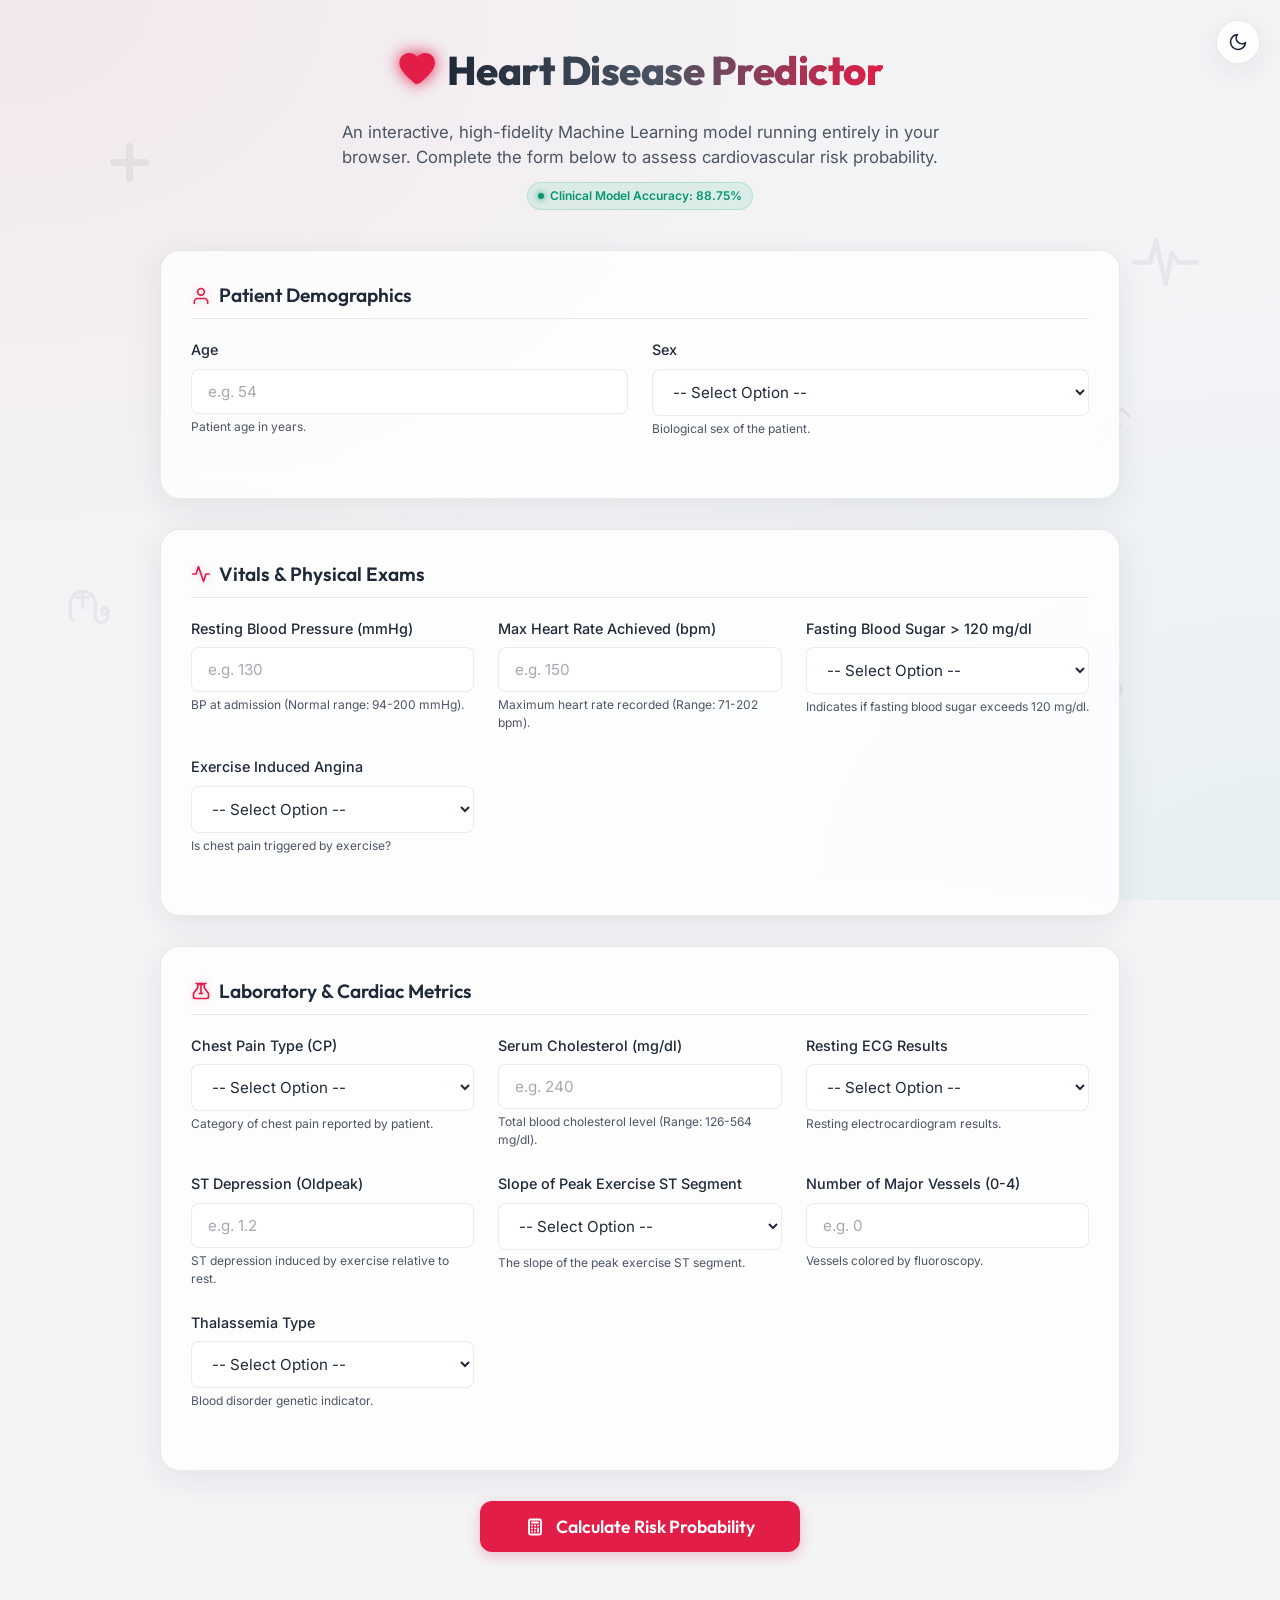
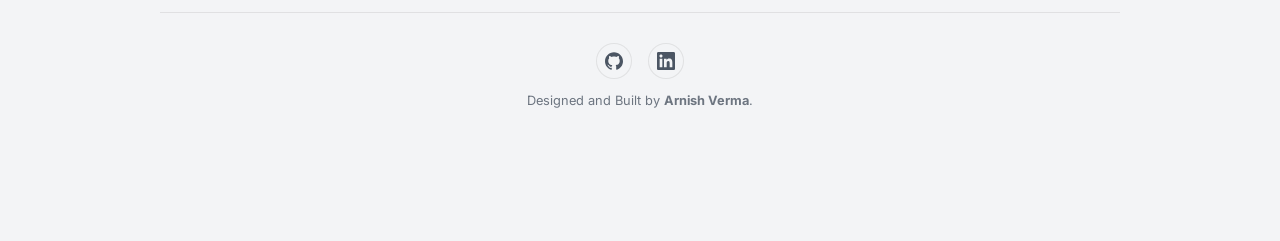
<file: index.html>
<!DOCTYPE html>
<html lang="en">
<head>
    <meta charset="UTF-8">
    <meta name="viewport" content="width=device-width, initial-scale=1.0">
    <title>Heart Disease Risk Predictor - Clinical ML Application</title>
    <meta name="description" content="An interactive Machine Learning web application utilizing a Random Forest Classifier to assess cardiovascular disease probability. Built with client-side inference.">
    <link rel="stylesheet" href="style.css">
    <link rel="stylesheet" href="https://cdnjs.cloudflare.com/ajax/libs/font-awesome/6.4.0/css/all.min.css">
</head>
<body>

    <!-- Floating Medical Symbols Background -->
    <div class="floating-symbols-container">
        <!-- Floating Doctor Cross -->
        <div class="floating-symbol fs-1">
            <svg viewBox="0 0 24 24" width="55" height="55" fill="currentColor"><path d="M19 10.5h-5.5V5c0-.83-.67-1.5-1.5-1.5s-1.5.67-1.5 1.5v5.5H5c-.83 0-1.5.67-1.5 1.5s.67 1.5 1.5 1.5h5.5V19c0 .83.67 1.5 1.5 1.5s1.5-.67 1.5-1.5v-5.5H19c.83 0 1.5-.67 1.5-1.5s-.67-1.5-1.5-1.5z"/></svg>
        </div>
        <!-- Floating Stethoscope -->
        <div class="floating-symbol fs-2">
            <svg viewBox="0 0 24 24" width="50" height="50" fill="none" stroke="currentColor" stroke-width="1.5" stroke-linecap="round" stroke-linejoin="round"><path d="M4.5 16.5C3.67 16.5 3 15.83 3 15V9c0-3.31 2.69-6 6-6s6 2.69 6 6v6a3 3 0 0 0 6 0v-2.5m-3 0a1.5 1.5 0 1 0 3 0m-3 0a1.5 1.5 0 1 1 3 0M9 3v8m-3-5h6"/></svg>
        </div>
        <!-- Floating ECG Pulse -->
        <div class="floating-symbol fs-3">
            <svg viewBox="0 0 24 24" width="75" height="75" fill="none" stroke="currentColor" stroke-width="1.5" stroke-linecap="round" stroke-linejoin="round"><path d="M2 12h5l2-7 3 14 2-10 2 3h6"/></svg>
        </div>
        <!-- Floating Heart -->
        <div class="floating-symbol fs-4">
            <svg viewBox="0 0 24 24" width="40" height="40" fill="currentColor"><path d="M12 21.35l-1.45-1.32C5.4 15.36 2 12.28 2 8.5 2 5.42 4.42 3 7.5 3c1.74 0 3.41.81 4.5 2.09C13.09 3.81 14.76 3 16.5 3 19.58 3 22 5.42 22 8.5c0 3.78-3.4 6.86-8.55 11.54L12 21.35z"/></svg>
        </div>
        <!-- Floating Syringe -->
        <div class="floating-symbol fs-5">
            <svg viewBox="0 0 24 24" width="45" height="45" fill="none" stroke="currentColor" stroke-width="1.5" stroke-linecap="round" stroke-linejoin="round"><path d="M18 2l4 4M13 7l4 4M9 11l4 4M5 19l3 3M3 21l1-1M6 14l-4 4m6-6l-3 3m13-13l-9 9"/></svg>
        </div>
    </div>

    <!-- Theme Toggle -->
    <div class="theme-toggle-container">
        <button id="theme-toggle-btn" aria-label="Toggle dark/light theme">
            <!-- Sun Icon (shown in dark mode) -->
            <svg class="sun-icon" viewBox="0 0 24 24" width="20" height="20" fill="none" stroke="currentColor" stroke-width="2" stroke-linecap="round" stroke-linejoin="round">
                <circle cx="12" cy="12" r="5"></circle>
                <line x1="12" y1="1" x2="12" y2="3"></line>
                <line x1="12" y1="21" x2="12" y2="23"></line>
                <line x1="4.22" y1="4.22" x2="5.64" y2="5.64"></line>
                <line x1="18.36" y1="18.36" x2="19.78" y2="19.78"></line>
                <line x1="1" y1="12" x2="3" y2="12"></line>
                <line x1="21" y1="12" x2="23" y2="12"></line>
                <line x1="4.22" y1="19.78" x2="5.64" y2="18.36"></line>
                <line x1="18.36" y1="5.64" x2="19.78" y2="4.22"></line>
            </svg>
            <!-- Moon Icon (shown in light mode) -->
            <svg class="moon-icon" viewBox="0 0 24 24" width="20" height="20" fill="none" stroke="currentColor" stroke-width="2" stroke-linecap="round" stroke-linejoin="round" style="display: none;">
                <path d="M21 12.79A9 9 0 1 1 11.21 3 7 7 0 0 0 21 12.79z"></path>
            </svg>
        </button>
    </div>

    <div class="app-container">
        
        <!-- Header -->
        <header>
            <div class="logo-container">
                <div class="heart-icon-wrapper">
                    <!-- Custom cardiology-themed heart SVG -->
                    <svg class="heart-svg" viewBox="0 0 32 32">
                        <path d="M16,28.261l-1.956-1.782C7.11,20.125,2,15.49,2,9.857C2,5.224,5.624,1.6,10.257,1.6 c2.618,0,5.13,1.218,6.743,3.143C18.613,2.818,21.125,1.6,23.743,1.6C28.376,1.6,32,5.224,32,9.857c0,5.633-5.11,10.268-12.044,16.634 L16,28.261z"/>
                    </svg>
                </div>
                <h1>Heart Disease Predictor</h1>
            </div>
            <p class="tagline">An interactive, high-fidelity Machine Learning model running entirely in your browser. Complete the form below to assess cardiovascular risk probability.</p>
            <div class="accuracy-badge">Clinical Model Accuracy: 88.75%</div>
        </header>

        <!-- Main Form Card -->
        <main>
            <form id="predictor-form">
                
                <!-- Section 1: Demographics -->
                <div class="card">
                    <h2 class="form-section-title">
                        <svg class="header-icon-svg" viewBox="0 0 24 24" width="20" height="20" fill="none" stroke="currentColor" stroke-width="2" stroke-linecap="round" stroke-linejoin="round" style="color: var(--accent-red); filter: drop-shadow(0 0 4px var(--accent-red-glow));">
                            <path d="M20 21v-2a4 4 0 0 0-4-4H8a4 4 0 0 0-4 4v2"></path>
                            <circle cx="12" cy="7" r="4"></circle>
                        </svg> Patient Demographics
                    </h2>
                    <div class="form-grid">
                        <div class="form-group">
                            <label for="age">Age</label>
                            <input type="number" id="age" name="age" min="1" max="120" placeholder="e.g. 54" required>
                            <span class="input-desc">Patient age in years.</span>
                        </div>
                        
                        <div class="form-group">
                            <label for="sex">Sex</label>
                            <select id="sex" name="sex" required>
                                <option value="" disabled selected>-- Select Option --</option>
                                <option value="1">Male</option>
                                <option value="0">Female</option>
                            </select>
                            <span class="input-desc">Biological sex of the patient.</span>
                        </div>
                    </div>
                </div>

                <!-- Section 2: Vitals & Physiology -->
                <div class="card">
                    <h2 class="form-section-title">
                        <svg class="header-icon-svg" viewBox="0 0 24 24" width="20" height="20" fill="none" stroke="currentColor" stroke-width="2" stroke-linecap="round" stroke-linejoin="round" style="color: var(--accent-red); filter: drop-shadow(0 0 4px var(--accent-red-glow));">
                            <path d="M22 12h-4l-3 9L9 3l-3 9H2"></path>
                        </svg> Vitals & Physical Exams
                    </h2>
                    <div class="form-grid">
                        <div class="form-group">
                            <label for="trestbps">Resting Blood Pressure (mmHg)</label>
                            <input type="number" id="trestbps" name="trestbps" min="50" max="250" placeholder="e.g. 130" required>
                            <span class="input-desc">BP at admission (Normal range: 94-200 mmHg).</span>
                        </div>

                        <div class="form-group">
                            <label for="thalach">Max Heart Rate Achieved (bpm)</label>
                            <input type="number" id="thalach" name="thalach" min="50" max="250" placeholder="e.g. 150" required>
                            <span class="input-desc">Maximum heart rate recorded (Range: 71-202 bpm).</span>
                        </div>

                        <div class="form-group">
                            <label for="fbs">Fasting Blood Sugar > 120 mg/dl</label>
                            <select id="fbs" name="fbs" required>
                                <option value="" disabled selected>-- Select Option --</option>
                                <option value="1">Yes (Elevated / Diabetic)</option>
                                <option value="0">No (Normal)</option>
                            </select>
                            <span class="input-desc">Indicates if fasting blood sugar exceeds 120 mg/dl.</span>
                        </div>

                        <div class="form-group">
                            <label for="exang">Exercise Induced Angina</label>
                            <select id="exang" name="exang" required>
                                <option value="" disabled selected>-- Select Option --</option>
                                <option value="1">Yes</option>
                                <option value="0">No</option>
                            </select>
                            <span class="input-desc">Is chest pain triggered by exercise?</span>
                        </div>
                    </div>
                </div>

                <!-- Section 3: Lab Tests & Diagnostics -->
                <div class="card">
                    <h2 class="form-section-title">
                        <svg class="header-icon-svg" viewBox="0 0 24 24" width="20" height="20" fill="none" stroke="currentColor" stroke-width="2" stroke-linecap="round" stroke-linejoin="round" style="color: var(--accent-red); filter: drop-shadow(0 0 4px var(--accent-red-glow));">
                            <path d="M6 3h12"></path>
                            <path d="M12 3v12"></path>
                            <path d="M10 15h4"></path>
                            <path d="M19 21H5a2 2 0 0 1-2-2V15l5-7V5a1 1 0 0 1 1-1h6a1 1 0 0 1 1 1v3l5 7v4a2 2 0 0 1-2 2z"></path>
                        </svg> Laboratory & Cardiac Metrics
                    </h2>
                    <div class="form-grid">
                        <div class="form-group">
                            <label for="cp">Chest Pain Type (CP)</label>
                            <select id="cp" name="cp" required>
                                <option value="" disabled selected>-- Select Option --</option>
                                <option value="0">Typical Angina</option>
                                <option value="1">Atypical Angina</option>
                                <option value="2">Non-anginal Pain</option>
                                <option value="3">Asymptomatic</option>
                            </select>
                            <span class="input-desc">Category of chest pain reported by patient.</span>
                        </div>

                        <div class="form-group">
                            <label for="chol">Serum Cholesterol (mg/dl)</label>
                            <input type="number" id="chol" name="chol" min="80" max="600" placeholder="e.g. 240" required>
                            <span class="input-desc">Total blood cholesterol level (Range: 126-564 mg/dl).</span>
                        </div>

                        <div class="form-group">
                            <label for="restecg">Resting ECG Results</label>
                            <select id="restecg" name="restecg" required>
                                <option value="" disabled selected>-- Select Option --</option>
                                <option value="0">Normal</option>
                                <option value="1">ST-T Wave Abnormality</option>
                                <option value="2">Left Ventricular Hypertrophy</option>
                            </select>
                            <span class="input-desc">Resting electrocardiogram results.</span>
                        </div>

                        <div class="form-group">
                            <label for="oldpeak">ST Depression (Oldpeak)</label>
                            <input type="number" step="0.1" id="oldpeak" name="oldpeak" min="0" max="10" placeholder="e.g. 1.2" required>
                            <span class="input-desc">ST depression induced by exercise relative to rest.</span>
                        </div>

                        <div class="form-group">
                            <label for="slope">Slope of Peak Exercise ST Segment</label>
                            <select id="slope" name="slope" required>
                                <option value="" disabled selected>-- Select Option --</option>
                                <option value="0">Upsloping</option>
                                <option value="1">Flat</option>
                                <option value="2">Downsloping</option>
                            </select>
                            <span class="input-desc">The slope of the peak exercise ST segment.</span>
                        </div>

                        <div class="form-group">
                            <label for="ca">Number of Major Vessels (0-4)</label>
                            <input type="number" id="ca" name="ca" min="0" max="4" placeholder="e.g. 0" required>
                            <span class="input-desc">Vessels colored by fluoroscopy.</span>
                        </div>

                        <div class="form-group">
                            <label for="thal">Thalassemia Type</label>
                            <select id="thal" name="thal" required>
                                <option value="" disabled selected>-- Select Option --</option>
                                <option value="0">Normal</option>
                                <option value="1">Fixed Defect</option>
                                <option value="2">Reversible Defect</option>
                            </select>
                            <span class="input-desc">Blood disorder genetic indicator.</span>
                        </div>
                    </div>
                </div>

                <!-- Submit Button -->
                <div class="btn-container">
                    <button type="submit" class="btn" id="predict-btn">
                        <svg class="btn-icon-svg" viewBox="0 0 24 24" width="18" height="18" fill="none" stroke="currentColor" stroke-width="2.5" stroke-linecap="round" stroke-linejoin="round" style="margin-right: 4px;">
                            <rect x="4" y="2" width="16" height="20" rx="2" ry="2"></rect>
                            <line x1="8" y1="6" x2="16" y2="6"></line>
                            <line x1="16" y1="14" x2="16" y2="18"></line>
                            <line x1="8" y1="10" x2="8" y2="10.01"></line>
                            <line x1="12" y1="10" x2="12" y2="10.01"></line>
                            <line x1="16" y1="10" x2="16" y2="10.01"></line>
                            <line x1="8" y1="14" x2="8" y2="14.01"></line>
                            <line x1="12" y1="14" x2="12" y2="14.01"></line>
                            <line x1="8" y1="18" x2="8" y2="18.01"></line>
                            <line x1="12" y1="18" x2="12" y2="18.01"></line>
                        </svg> Calculate Risk Probability
                    </button>
                </div>
            </form>

            <!-- Results Card (Hidden Initially) -->
            <div class="card results-card" id="results-card">
                <div class="results-header">
                    <h2 class="results-title">Analysis Outcomes</h2>
                </div>

                <!-- Radial Gauge Progress Ring -->
                <div class="gauge-container">
                    <svg class="gauge-svg" width="160" height="160">
                        <circle class="gauge-bg" cx="80" cy="80" r="70" />
                        <circle class="gauge-fill" id="gauge-fill" cx="80" cy="80" r="70" />
                    </svg>
                    <div class="gauge-text">
                        <div class="gauge-value" id="result-value">0%</div>
                        <div class="gauge-label">Chance</div>
                    </div>
                </div>

                <!-- Diagnostics Box -->
                <div class="diagnostic-box" id="diagnostic-box">
                    <h3>Risk Level</h3>
                    <p>Model classification description will appear here.</p>
                </div>

                <!-- Clinical Findings -->
                <div class="findings-container">
                    <h3 class="findings-title">Key Clinical Indicators & Findings:</h3>
                    <ul class="findings-list" id="findings-list">
                        <!-- Filled dynamically -->
                    </ul>
                </div>

                <div class="results-actions">
                    <button class="action-btn secondary-btn" id="print-btn">
                        <svg viewBox="0 0 24 24" width="16" height="16" fill="none" stroke="currentColor" stroke-width="2" stroke-linecap="round" stroke-linejoin="round" style="margin-right: 6px; vertical-align: middle;">
                            <polyline points="6 9 6 2 18 2 18 9"></polyline>
                            <path d="M6 18H4a2 2 0 0 1-2-2v-5a2 2 0 0 1 2-2h16a2 2 0 0 1 2 2v5a2 2 0 0 1-2 2h-2"></path>
                            <rect x="6" y="14" width="12" height="8"></rect>
                        </svg>Export Diagnostic Report
                    </button>
                    <button class="action-btn primary-btn" id="reset-btn">Reset & Evaluate New Patient</button>
                </div>
            </div>
        </main>

        <!-- Footer -->
        <footer>
            <div class="social-links">
                <a href="https://github.com/vermaarnish" target="_blank" class="social-link" title="Arnish Verma GitHub">
                    <svg viewBox="0 0 24 24" width="18" height="18" fill="currentColor">
                        <path d="M12 .297c-6.63 0-12 5.373-12 12 0 5.303 3.438 9.8 8.205 11.385.6.113.82-.258.82-.577 0-.285-.01-1.04-.015-2.04-3.338.724-4.042-1.61-4.042-1.61C4.422 18.07 3.633 17.7 3.633 17.7c-1.087-.744.084-.729.084-.729 1.205.084 1.838 1.236 1.838 1.236 1.07 1.835 2.809 1.305 3.495.998.108-.776.417-1.305.76-1.605-2.665-.3-5.466-1.332-5.466-5.93 0-1.31.465-2.38 1.235-3.22-.135-.303-.54-1.523.105-3.176 0 0 1.005-.322 3.3 1.23.96-.267 1.98-.399 3-.405 1.02.006 2.04.138 3 .405 2.28-1.552 3.285-1.23 3.285-1.23.645 1.653.24 2.873.12 3.176.765.84 1.23 1.91 1.23 3.22 0 4.61-2.805 5.625-5.475 5.92.42.36.81 1.096.81 2.22 0 1.606-.015 2.896-.015 3.286 0 .315.21.69.825.57C20.565 22.092 24 17.592 24 12.297c0-6.627-5.373-12-12-12"/>
                    </svg>
                </a>
                <a href="https://www.linkedin.com/in/arnish-verma-045014206/" target="_blank" class="social-link" title="Arnish Verma LinkedIn">
                    <svg viewBox="0 0 24 24" width="18" height="18" fill="currentColor">
                        <path d="M20.447 20.452h-3.554v-5.569c0-1.328-.027-3.037-1.852-3.037-1.853 0-2.136 1.445-2.136 2.939v5.667H9.351V9h3.414v1.561h.046c.477-.9 1.637-1.85 3.37-1.85 3.601 0 4.267 2.37 4.267 5.455v6.286zM5.337 7.433c-1.144 0-2.063-.926-2.063-2.065 0-1.138.92-2.063 2.063-2.063 1.14 0 2.064.925 2.064 2.063 0 1.139-.925 2.065-2.064 2.065zm1.782 13.019H3.555V9h3.564v11.452zM22.225 0H1.771C.792 0 0 .774 0 1.729v20.542C0 23.227.792 24 1.771 24h20.451C23.2 24 24 23.227 24 22.271V1.729C24 .774 23.2 0 22.222 0h.003z"/>
                    </svg>
                </a>
            </div>
            <div class="footer-credits">
                <p>Designed and Built by <strong>Arnish Verma</strong>.</p>
            </div>
        </footer>

    </div>

    <!-- Scripts -->
    <script src="model_data.js"></script>
    <script src="script.js"></script>
</body>
</html>
</file>
<file: style.css>
@import url('https://fonts.googleapis.com/css2?family=Inter:wght@300;400;500;600&family=Outfit:wght@400;500;600;700;800&display=swap');

:root {
    --bg-primary: #0a0e17;
    --bg-secondary: rgba(20, 27, 45, 0.65);
    --border-color: rgba(255, 255, 255, 0.08);
    --text-primary: #f3f4f6;
    --text-secondary: #9ca3af;
    --accent-red: #ff3b6f;
    --accent-red-glow: rgba(255, 59, 111, 0.3);
    --accent-cyan: #00d2ff;
    --accent-cyan-glow: rgba(0, 210, 255, 0.3);
    --accent-gold: #ffb000;
    --accent-gold-glow: rgba(255, 176, 0, 0.3);
    --accent-green: #10b981;
    --accent-green-glow: rgba(16, 185, 129, 0.3);
    --card-shadow: 0 8px 32px 0 rgba(0, 0, 0, 0.37);
    --transition-smooth: all 0.3s cubic-bezier(0.4, 0, 0.2, 1);
    
    /* Theme Toggle Specifics */
    --input-bg: rgba(10, 14, 23, 0.6);
    --input-focus-bg: rgba(10, 14, 23, 0.85);
    --body-glow-1: rgba(255, 59, 111, 0.1);
    --body-glow-2: rgba(0, 210, 255, 0.08);
    --symbol-opacity: 0.03;
}

:root.light-mode {
    --bg-primary: #f3f4f6;
    --bg-secondary: rgba(255, 255, 255, 0.8);
    --border-color: rgba(0, 0, 0, 0.08);
    --text-primary: #1f2937;
    --text-secondary: #4b5563;
    --accent-red: #e11d48;
    --accent-red-glow: rgba(225, 29, 72, 0.25);
    --accent-cyan: #0891b2;
    --accent-cyan-glow: rgba(8, 145, 178, 0.25);
    --accent-gold: #d97706;
    --accent-gold-glow: rgba(217, 119, 6, 0.25);
    --accent-green: #059669;
    --accent-green-glow: rgba(5, 150, 105, 0.25);
    --card-shadow: 0 8px 32px 0 rgba(31, 41, 55, 0.08);
    
    /* Light Mode Specific Inputs */
    --input-bg: rgba(255, 255, 255, 0.9);
    --input-focus-bg: #ffffff;
    --body-glow-1: rgba(225, 29, 72, 0.06);
    --body-glow-2: rgba(8, 145, 178, 0.05);
    --symbol-opacity: 0.06;
}

* {
    box-sizing: border-box;
    margin: 0;
    padding: 0;
}

body {
    background-color: var(--bg-primary);
    background-image: 
        radial-gradient(at 0% 0%, var(--body-glow-1) 0px, transparent 50%),
        radial-gradient(at 100% 100%, var(--body-glow-2) 0px, transparent 50%);
    background-attachment: fixed;
    color: var(--text-primary);
    font-family: 'Inter', -apple-system, BlinkMacSystemFont, "Segoe UI", Roboto, sans-serif;
    min-height: 100vh;
    line-height: 1.5;
    overflow-x: hidden;
    padding-bottom: 60px;
    transition: var(--transition-smooth);
}

/* Scrollbar Styling */
::-webkit-scrollbar {
    width: 8px;
}
::-webkit-scrollbar-track {
    background: var(--bg-primary);
}
::-webkit-scrollbar-thumb {
    background: rgba(255, 255, 255, 0.1);
    border-radius: 4px;
}
::-webkit-scrollbar-thumb:hover {
    background: rgba(255, 255, 255, 0.2);
}

.app-container {
    max-width: 1000px;
    margin: 40px auto;
    padding: 0 20px;
}

/* Header Section */
header {
    text-align: center;
    margin-bottom: 40px;
    position: relative;
}

.logo-container {
    display: inline-flex;
    align-items: center;
    justify-content: center;
    gap: 12px;
    margin-bottom: 12px;
}

.heart-icon-wrapper {
    position: relative;
    display: flex;
    align-items: center;
    justify-content: center;
}

.heart-svg {
    fill: var(--accent-red);
    width: 38px;
    height: 38px;
    filter: drop-shadow(0 0 8px var(--accent-red));
    animation: heartPulse 1.4s infinite alternate cubic-bezier(0.215, 0.610, 0.355, 1);
}

@keyframes heartPulse {
    0% { transform: scale(0.9); }
    50% { transform: scale(1.05); }
    100% { transform: scale(1); }
}

h1 {
    font-family: 'Outfit', sans-serif;
    font-size: 2.5rem;
    font-weight: 800;
    letter-spacing: -0.5px;
    background: linear-gradient(to right, var(--text-primary), var(--text-secondary), var(--accent-red));
    -webkit-background-clip: text;
    -webkit-text-fill-color: transparent;
}

.tagline {
    color: var(--text-secondary);
    font-size: 1.05rem;
    font-weight: 400;
    max-width: 600px;
    margin: 8px auto 0;
}

.accuracy-badge {
    display: inline-flex;
    align-items: center;
    background: rgba(16, 185, 129, 0.1);
    border: 1px solid rgba(16, 185, 129, 0.2);
    color: var(--accent-green);
    font-size: 0.75rem;
    font-weight: 600;
    padding: 4px 10px;
    border-radius: 9999px;
    margin-top: 12px;
    gap: 6px;
}

.accuracy-badge::before {
    content: '';
    display: inline-block;
    width: 6px;
    height: 6px;
    background-color: var(--accent-green);
    border-radius: 50%;
    box-shadow: 0 0 6px var(--accent-green);
}

/* Card Style */
.card {
    background: var(--bg-secondary);
    border: 1px solid var(--border-color);
    border-radius: 20px;
    backdrop-filter: blur(16px);
    -webkit-backdrop-filter: blur(16px);
    box-shadow: var(--card-shadow);
    padding: 30px;
    margin-bottom: 30px;
    transition: var(--transition-smooth);
}

.card:hover {
    border-color: rgba(255, 255, 255, 0.12);
    box-shadow: 0 12px 40px 0 rgba(0, 0, 0, 0.45);
}

/* Form Styling */
.form-section-title {
    font-family: 'Outfit', sans-serif;
    font-size: 1.2rem;
    font-weight: 600;
    color: var(--text-primary);
    margin-bottom: 20px;
    border-bottom: 1px solid var(--border-color);
    padding-bottom: 8px;
    display: flex;
    align-items: center;
    gap: 8px;
}

.form-grid {
    display: grid;
    grid-template-columns: repeat(auto-fit, minmax(280px, 1fr));
    gap: 24px;
    margin-bottom: 30px;
}

.form-group {
    display: flex;
    flex-direction: column;
    gap: 8px;
}

.form-group.full-width {
    grid-column: 1 / -1;
}

label {
    font-size: 0.9rem;
    font-weight: 500;
    color: var(--text-primary);
}

.input-desc {
    font-size: 0.75rem;
    color: var(--text-secondary);
    margin-top: -4px;
}

input[type="number"], select {
    background-color: var(--input-bg);
    border: 1px solid var(--border-color);
    border-radius: 8px;
    color: var(--text-primary);
    font-family: inherit;
    font-size: 0.95rem;
    padding: 12px 16px;
    transition: var(--transition-smooth);
    width: 100%;
    outline: none;
}

input[type="number"]::placeholder {
    color: var(--text-secondary);
    opacity: 0.5;
}

input[type="number"]:focus, select:focus {
    border-color: var(--accent-red);
    box-shadow: 0 0 0 2px var(--accent-red-glow);
    background-color: var(--input-focus-bg);
}

select option {
    background-color: var(--bg-primary);
    color: var(--text-primary);
}

/* Button Styling */
.btn-container {
    display: flex;
    justify-content: center;
    margin-top: 10px;
}

.btn {
    align-items: center;
    background: linear-gradient(135deg, var(--accent-red), #e11d48);
    border: none;
    border-radius: 12px;
    color: #ffffff;
    cursor: pointer;
    display: inline-flex;
    font-family: 'Outfit', sans-serif;
    font-size: 1.1rem;
    font-weight: 600;
    gap: 8px;
    justify-content: center;
    padding: 14px 40px;
    text-align: center;
    transition: var(--transition-smooth);
    box-shadow: 0 4px 14px 0 var(--accent-red-glow);
    width: 100%;
    max-width: 320px;
}

.btn:hover {
    transform: translateY(-2px);
    box-shadow: 0 6px 20px 0 var(--accent-red-glow);
    filter: brightness(1.1);
}

.btn:active {
    transform: translateY(0);
}

/* Results Display */
.results-card {
    display: none; /* Dynamic show/hide */
    animation: slideUp 0.5s cubic-bezier(0.16, 1, 0.3, 1) forwards;
}

@keyframes slideUp {
    from {
        opacity: 0;
        transform: translateY(30px);
    }
    to {
        opacity: 1;
        transform: translateY(0);
    }
}

.results-header {
    text-align: center;
    margin-bottom: 24px;
}

.results-title {
    font-family: 'Outfit', sans-serif;
    font-size: 1.6rem;
    font-weight: 700;
}

.gauge-container {
    position: relative;
    width: 160px;
    height: 160px;
    margin: 20px auto;
}

.gauge-svg {
    transform: rotate(-90deg);
}

.gauge-bg {
    fill: none;
    stroke: rgba(255, 255, 255, 0.05);
    stroke-width: 10;
}

.gauge-fill {
    fill: none;
    stroke: var(--accent-green);
    stroke-width: 10;
    stroke-linecap: round;
    stroke-dasharray: 439.6;
    stroke-dashoffset: 439.6; /* Dynamic */
    transition: stroke-dashoffset 1.5s cubic-bezier(0.1, 0.8, 0.25, 1), stroke var(--transition-smooth);
}

.gauge-text {
    position: absolute;
    top: 50%;
    left: 50%;
    transform: translate(-50%, -50%);
    text-align: center;
}

.gauge-value {
    font-family: 'Outfit', sans-serif;
    font-size: 2.2rem;
    font-weight: 700;
    line-height: 1;
}

.gauge-label {
    font-size: 0.75rem;
    color: var(--text-secondary);
    text-transform: uppercase;
    letter-spacing: 0.5px;
    margin-top: 4px;
}

.diagnostic-box {
    border-radius: 12px;
    padding: 20px;
    margin-top: 24px;
    text-align: center;
    border: 1px solid transparent;
}

.diagnostic-box.low-risk {
    background-color: rgba(16, 185, 129, 0.08);
    border-color: rgba(16, 185, 129, 0.2);
    color: #a7f3d0;
}

.diagnostic-box.moderate-risk {
    background-color: rgba(245, 158, 11, 0.08);
    border-color: rgba(245, 158, 11, 0.2);
    color: #fde68a;
}

.diagnostic-box.high-risk {
    background-color: rgba(239, 68, 68, 0.08);
    border-color: rgba(239, 68, 68, 0.2);
    color: #fca5a5;
}

.diagnostic-box h3 {
    font-family: 'Outfit', sans-serif;
    font-size: 1.25rem;
    margin-bottom: 8px;
    font-weight: 600;
}

.diagnostic-box p {
    font-size: 0.95rem;
}

.findings-container {
    margin-top: 24px;
}

.findings-title {
    font-family: 'Outfit', sans-serif;
    font-size: 1rem;
    font-weight: 600;
    color: var(--text-primary);
    margin-bottom: 12px;
}

.findings-list {
    list-style: none;
    display: flex;
    flex-direction: column;
    gap: 10px;
}

.findings-item {
    background: rgba(255, 255, 255, 0.02);
    border: 1px solid var(--border-color);
    border-radius: 8px;
    padding: 12px 16px;
    font-size: 0.85rem;
    display: flex;
    align-items: center;
    gap: 12px;
}

.findings-item .bullet {
    width: 8px;
    height: 8px;
    border-radius: 50%;
    flex-shrink: 0;
}

.findings-item.warning .bullet {
    background-color: var(--accent-red);
    box-shadow: 0 0 6px var(--accent-red);
}

.findings-item.warning {
    border-color: rgba(255, 59, 111, 0.15);
    background: rgba(255, 59, 111, 0.02);
}

.findings-item.info .bullet {
    background-color: var(--accent-cyan);
    box-shadow: 0 0 6px var(--accent-cyan);
}

.reset-btn {
    background: transparent;
    border: 1px solid rgba(255, 255, 255, 0.2);
    color: var(--text-secondary);
    padding: 10px 24px;
    border-radius: 8px;
    font-family: 'Outfit', sans-serif;
    font-size: 0.9rem;
    font-weight: 500;
    cursor: pointer;
    margin: 20px auto 0;
    display: block;
    transition: var(--transition-smooth);
}

.reset-btn:hover {
    border-color: #ffffff;
    color: #ffffff;
}

/* Footer Section */
footer {
    text-align: center;
    padding: 30px 20px;
    border-top: 1px solid var(--border-color);
    margin-top: 60px;
    color: var(--text-secondary);
    font-size: 0.85rem;
    display: flex;
    flex-direction: column;
    align-items: center;
    gap: 12px;
}

.social-links {
    display: flex;
    gap: 16px;
}

.social-link {
    color: var(--text-secondary);
    transition: var(--transition-smooth);
    display: flex;
    align-items: center;
    justify-content: center;
    width: 36px;
    height: 36px;
    border-radius: 50%;
    background: rgba(255, 255, 255, 0.03);
    border: 1px solid var(--border-color);
}

.social-link:hover {
    color: #ffffff;
    background: rgba(255, 255, 255, 0.1);
    transform: translateY(-2px);
}

.footer-credits {
    font-size: 0.8rem;
    opacity: 0.8;
}

/* Responsive Tweaks */
@media (max-width: 600px) {
    h1 {
        font-size: 2rem;
    }
    .card {
        padding: 20px;
    }
    .form-grid {
        gap: 16px;
    }
}

/* Results Card Action Buttons */
.results-actions {
    display: flex;
    justify-content: center;
    gap: 16px;
    margin-top: 30px;
    flex-wrap: wrap;
}

.action-btn {
    font-family: 'Outfit', sans-serif;
    font-size: 0.95rem;
    font-weight: 600;
    padding: 12px 24px;
    border-radius: 10px;
    cursor: pointer;
    transition: var(--transition-smooth);
    outline: none;
    display: inline-flex;
    align-items: center;
    justify-content: center;
}

.action-btn.primary-btn {
    background: linear-gradient(135deg, var(--accent-red), #e11d48);
    border: none;
    color: #ffffff;
    box-shadow: 0 4px 14px 0 var(--accent-red-glow);
}

.action-btn.primary-btn:hover {
    transform: translateY(-2px);
    box-shadow: 0 6px 20px 0 var(--accent-red-glow);
    filter: brightness(1.1);
}

.action-btn.secondary-btn {
    background: rgba(255, 255, 255, 0.05);
    border: 1px solid rgba(255, 255, 255, 0.15);
    color: var(--text-primary);
}

.action-btn.secondary-btn:hover {
    background: rgba(255, 255, 255, 0.1);
    border-color: rgba(255, 255, 255, 0.3);
    color: #ffffff;
    transform: translateY(-2px);
}

.action-btn:active {
    transform: translateY(0);
}

/* Print Styles */
@media print {
    body {
        background: #ffffff !important;
        background-image: none !important;
        color: #0d0d0d !important;
        font-family: 'Inter', -apple-system, BlinkMacSystemFont, "Segoe UI", Roboto, sans-serif;
    }
    .app-container {
        margin: 0 !important;
        padding: 20px !important;
        max-width: 100% !important;
    }
    header, main form, .btn-container, footer, .results-actions {
        display: none !important;
    }
    .card.results-card {
        display: block !important;
        background: #ffffff !important;
        border: 2px solid #e5e7eb !important;
        box-shadow: none !important;
        padding: 40px !important;
        color: #0d0d0d !important;
        backdrop-filter: none !important;
        -webkit-backdrop-filter: none !important;
        border-radius: 0 !important;
        page-break-inside: avoid;
    }
    .results-title {
        color: #0d0d0d !important;
        font-size: 22pt !important;
        border-bottom: 2px solid #000000 !important;
        padding-bottom: 8px !important;
    }
    .gauge-container {
        margin: 30px auto !important;
    }
    .gauge-bg {
        stroke: #f3f4f6 !important;
    }
    .gauge-fill {
        stroke: #10b981 !important;
        filter: none !important;
    }
    .gauge-value {
        color: #0d0d0d !important;
        font-size: 2.5rem !important;
    }
    .gauge-label {
        color: #4b5563 !important;
    }
    .diagnostic-box {
        background-color: #f9fafb !important;
        border: 1px solid #d1d5db !important;
        color: #111827 !important;
    }
    .diagnostic-box h3 {
        color: #111827 !important;
    }
    .diagnostic-box.low-risk {
        background-color: #ecfdf5 !important;
        border-color: #a7f3d0 !important;
        color: #065f46 !important;
    }
    .diagnostic-box.moderate-risk {
        background-color: #fffbeb !important;
        border-color: #fde68a !important;
        color: #92400e !important;
    }
    .diagnostic-box.high-risk {
        background-color: #fef2f2 !important;
        border-color: #fca5a5 !important;
        color: #991b1b !important;
    }
    .findings-title {
        color: #111827 !important;
    }
    .findings-list {
        gap: 8px !important;
    }
    .findings-item {
        background: #ffffff !important;
        border: 1px solid #e5e7eb !important;
        color: #374151 !important;
        page-break-inside: avoid;
    }
    .findings-item.warning {
        border-color: #fca5a5 !important;
        background: #fff5f5 !important;
    }
    .findings-item.warning .bullet {
        background-color: #ef4444 !important;
        box-shadow: none !important;
    }
    .findings-item.info .bullet {
        background-color: #06b6d4 !important;
        box-shadow: none !important;
    }
}

/* Theme Toggle Button */
.theme-toggle-container {
    position: fixed;
    top: 20px;
    right: 20px;
    z-index: 1000;
}

#theme-toggle-btn {
    background: var(--bg-secondary);
    border: 1px solid var(--border-color);
    color: var(--text-primary);
    width: 44px;
    height: 44px;
    border-radius: 50%;
    display: flex;
    align-items: center;
    justify-content: center;
    cursor: pointer;
    box-shadow: var(--card-shadow);
    transition: var(--transition-smooth);
    backdrop-filter: blur(12px);
    -webkit-backdrop-filter: blur(12px);
    outline: none;
}

#theme-toggle-btn:hover {
    transform: scale(1.1) rotate(15deg);
    border-color: var(--accent-red);
    box-shadow: 0 0 10px var(--accent-red-glow);
}

/* Floating Medical Background Symbols */
.floating-symbols-container {
    position: fixed;
    top: 0;
    left: 0;
    width: 100%;
    height: 100%;
    z-index: -1;
    pointer-events: none;
    overflow: hidden;
}

.floating-symbol {
    position: absolute;
    color: var(--text-primary);
    opacity: var(--symbol-opacity);
    transition: var(--transition-smooth);
    animation: floatAnimation 20s infinite ease-in-out alternate;
}

/* Positions and animations for floating symbols */
.floating-symbol.fs-1 {
    top: 15%;
    left: 8%;
    animation-delay: 0s;
    animation-duration: 25s;
}

.floating-symbol.fs-2 {
    top: 65%;
    left: 5%;
    animation-delay: 2s;
    animation-duration: 22s;
}

.floating-symbol.fs-3 {
    top: 25%;
    right: 6%;
    animation-delay: 4s;
    animation-duration: 30s;
}

.floating-symbol.fs-4 {
    top: 75%;
    right: 12%;
    animation-delay: 1s;
    animation-duration: 18s;
}

.floating-symbol.fs-5 {
    top: 45%;
    left: 85%;
    animation-delay: 3s;
    animation-duration: 27s;
}

@keyframes floatAnimation {
    0% {
        transform: translateY(0) rotate(0deg) scale(0.95);
    }
    50% {
        transform: translateY(-25px) rotate(12deg) scale(1.05);
    }
    100% {
        transform: translateY(15px) rotate(-8deg) scale(0.98);
    }
}
</file>
